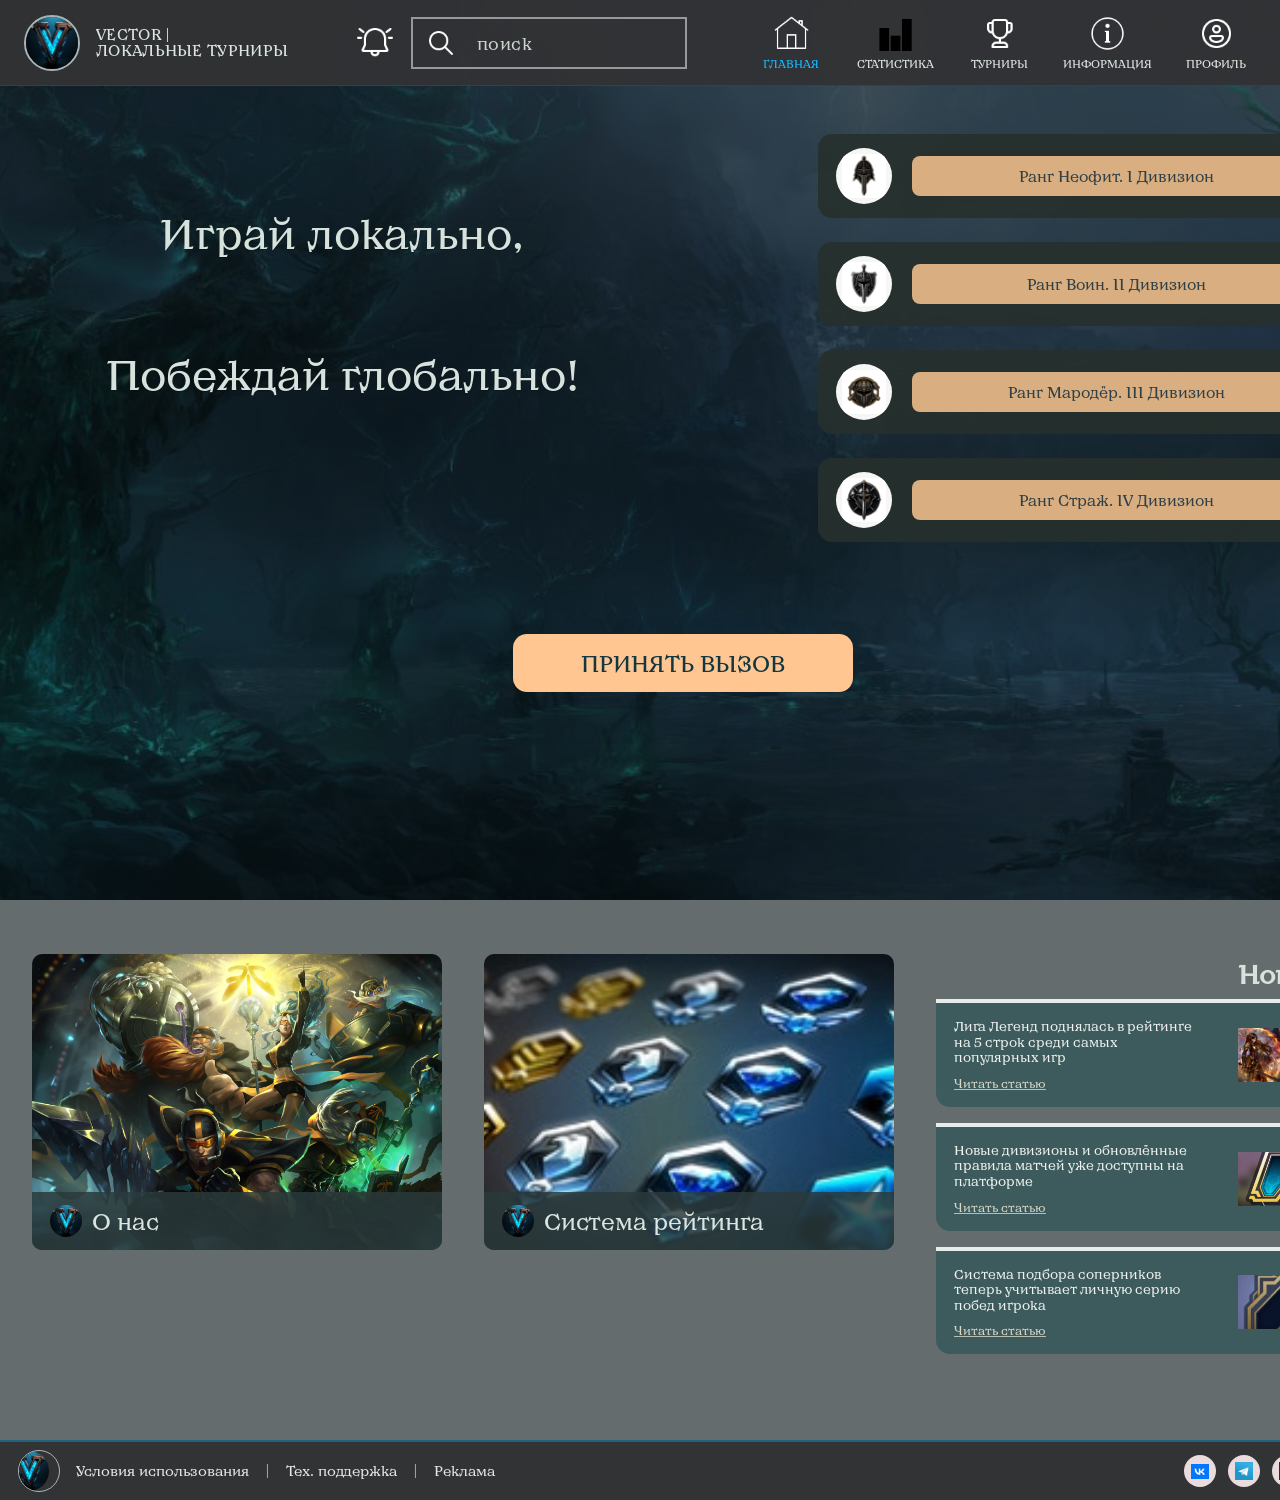
<file: index.html>
﻿<!DOCTYPE html>
<html lang="ru">
<head>
    <meta charset="UTF-8">
    <meta name="viewport" content="width=device-width, initial-scale=1.0">
    <title>VECTOR | Локальные турниры</title>
    <link rel="stylesheet" href="style.css">
</head>
<body>
    <header class="topbar">
        <a class="brand" href="index.html" aria-label="VECTOR Локальные турниры">
            <span class="brand-mark">
                <img src="images/logo_icon.jpg" alt="Логотип VECTOR">
            </span>
            <span class="brand-text">VECTOR |<br>ЛОКАЛЬНЫЕ ТУРНИРЫ</span>
        </a>

        <div class="toolbar">
            <button class="toolbar-icon notification-toggle" type="button" aria-label="Уведомления">
                <img src="images/icons8-уведомление-48.png" alt="">
            </button>

            <label class="search" aria-label="Поиск">
                <img class="search-icon" src="images/icons8-лупа-48.png" alt="">
                <input type="search" placeholder="поиск">
            </label>

            <aside class="notifications-popup" id="notifications-popup" aria-hidden="true">
                <div class="alert-card">??????????? ? ??????????????? ????? 24.10 ? 16:10</div>
                <div class="alert-card">!! ???-?? ?????? ??? ????? !!</div>
                <div class="alert-card">!! ??? ?????????? ? ??????? !!</div>
            </aside>
        </div>

        <nav class="main-nav" aria-label="Основная навигация">
            <a class="nav-link active" href="index.html">
                <img src="images/icons8-главная-50.png" alt="">
                <span>ГЛАВНАЯ</span>
            </a>
            <a class="nav-link" href="#stat">
                <img src="images/icons8-статистика-50.png" alt="">
                <span>СТАТИСТИКА</span>
            </a>
            <a class="nav-link" href="tourney_choiceMap.html">
                <img src="images/icons8-трофей-48.png" alt="">
                <span>ТУРНИРЫ</span>
            </a>
            <a class="nav-link" href="info.html">
                <img src="images/icons8-информация-50.png" alt="">
                <span>ИНФОРМАЦИЯ</span>
            </a>
            <a class="nav-link" href="anketa.html">
                <img src="images/icons8_пользователь_мужчина_в_кружке_48.png" alt="">
                <span>ПРОФИЛЬ</span>
            </a>
        </nav>
    </header>

    <main class="page-home">
        <section class="hero">
            <div class="hero-copy">
                <p class="hero-line hero-line-top">Играй локально,</p>
                <p class="hero-line hero-line-bottom">Побеждай глобально!</p>
            </div>

            <div class="ranks" id="stat">
                <article class="rank-card">
                    <div class="rank-emblem"><img src="images/Без имени-1.png" alt="Неофит"></div>
                    <div class="rank-title">Ранг Неофит. I Дивизион</div>
                </article>
                <article class="rank-card">
                    <div class="rank-emblem"><img src="images/Без имени-2.png" alt="Воин"></div>
                    <div class="rank-title">Ранг Воин. II Дивизион</div>
                </article>
                <article class="rank-card">
                    <div class="rank-emblem"><img src="images/Без имени-3.png" alt="Мародёр"></div>
                    <div class="rank-title">Ранг Мародёр. III Дивизион</div>
                </article>
                <article class="rank-card">
                    <div class="rank-emblem"><img src="images/Без имени-4.png" alt="Страж"></div>
                    <div class="rank-title">Ранг Страж. IV Дивизион</div>
                </article>
            </div>

            <a class="cta-button" href="tourney_choiceMap.html">ПРИНЯТЬ ВЫЗОВ</a>
        </section>

        <section class="content-grid">
            <div class="feature-cards">
                <article class="feature-card">
                    <img class="feature-image" src="images/к2.jpg" alt="О нас">
                    <div class="feature-caption">
                        <img src="images/logo_icon.jpg" alt="">
                        <span>О нас</span>
                    </div>
                </article>

                <article class="feature-card">
                    <img class="feature-image" src="images/rating.jpg" alt="Система рейтинга">
                    <div class="feature-caption">
                        <img src="images/logo_icon.jpg" alt="">
                        <span>Система рейтинга</span>
                    </div>
                </article>
            </div>

            <section class="news-block" aria-labelledby="news-title">
                <h2 id="news-title">Новости</h2>

                <article class="news-card">
                    <div class="news-copy">
                        <p>Лига Легенд поднялась в рейтинге на 5 строк среди самых популярных игр</p>
                        <a href="info.html">Читать статью</a>
                    </div>
                    <img src="images/новость2.png" alt="Новость League of Legends">
                </article>

                <article class="news-card">
                    <div class="news-copy">
                        <p>Новые дивизионы и обновлённые правила матчей уже доступны на платформе</p>
                        <a href="info.html">Читать статью</a>
                    </div>
                    <img src="images/тфт.png" alt="Новость о рангах">
                </article>

                <article class="news-card">
                    <div class="news-copy">
                        <p>Система подбора соперников теперь учитывает личную серию побед игрока</p>
                        <a href="info.html">Читать статью</a>
                    </div>
                    <img src="images/арам.png" alt="Новость о матчмейкинге">
                </article>
            </section>
        </section>
    </main>

    <footer class="site-footer">
        <div class="footer-links">
            <a class="footer-brand" href="index.html">
                <span class="brand-mark">
                    <img src="images/logo_icon.jpg" alt="Логотип VECTOR">
                </span>
            </a>
            <a href="#">Условия использования</a>
            <a href="#">Тех. поддержка</a>
            <a href="#">Реклама</a>
        </div>

        <div class="social-media">
            <a href="https://vk.com/xellkart" target="_blank" rel="noopener noreferrer"><img src="images/vk.jpg" alt="VK"></a>
            <a href="#"><img src="images/telega.jpg" alt="Telegram"></a>
            <a href="#"><img src="images/ds.jpg" alt="Discord"></a>
            <a href="#"><img src="images/youtube.jpg" alt="YouTube"></a>
        </div>
    </footer>

    <script>
        const notificationButton = document.querySelector('.notification-toggle');
        const notificationPopup = document.querySelector('#notifications-popup');

        if (notificationButton && notificationPopup) {
            notificationButton.addEventListener('click', (event) => {
                event.stopPropagation();
                const isOpen = notificationPopup.classList.toggle('is-open');
                notificationButton.setAttribute('aria-expanded', String(isOpen));
                notificationPopup.setAttribute('aria-hidden', String(!isOpen));
            });

            notificationPopup.addEventListener('click', (event) => {
                event.stopPropagation();
            });

            document.addEventListener('click', () => {
                notificationPopup.classList.remove('is-open');
                notificationButton.setAttribute('aria-expanded', 'false');
                notificationPopup.setAttribute('aria-hidden', 'true');
            });

            document.addEventListener('keydown', (event) => {
                if (event.key === 'Escape') {
                    notificationPopup.classList.remove('is-open');
                    notificationButton.setAttribute('aria-expanded', 'false');
                    notificationPopup.setAttribute('aria-hidden', 'true');
                }
            });
        }
    </script>
</body>
</html>
</file>
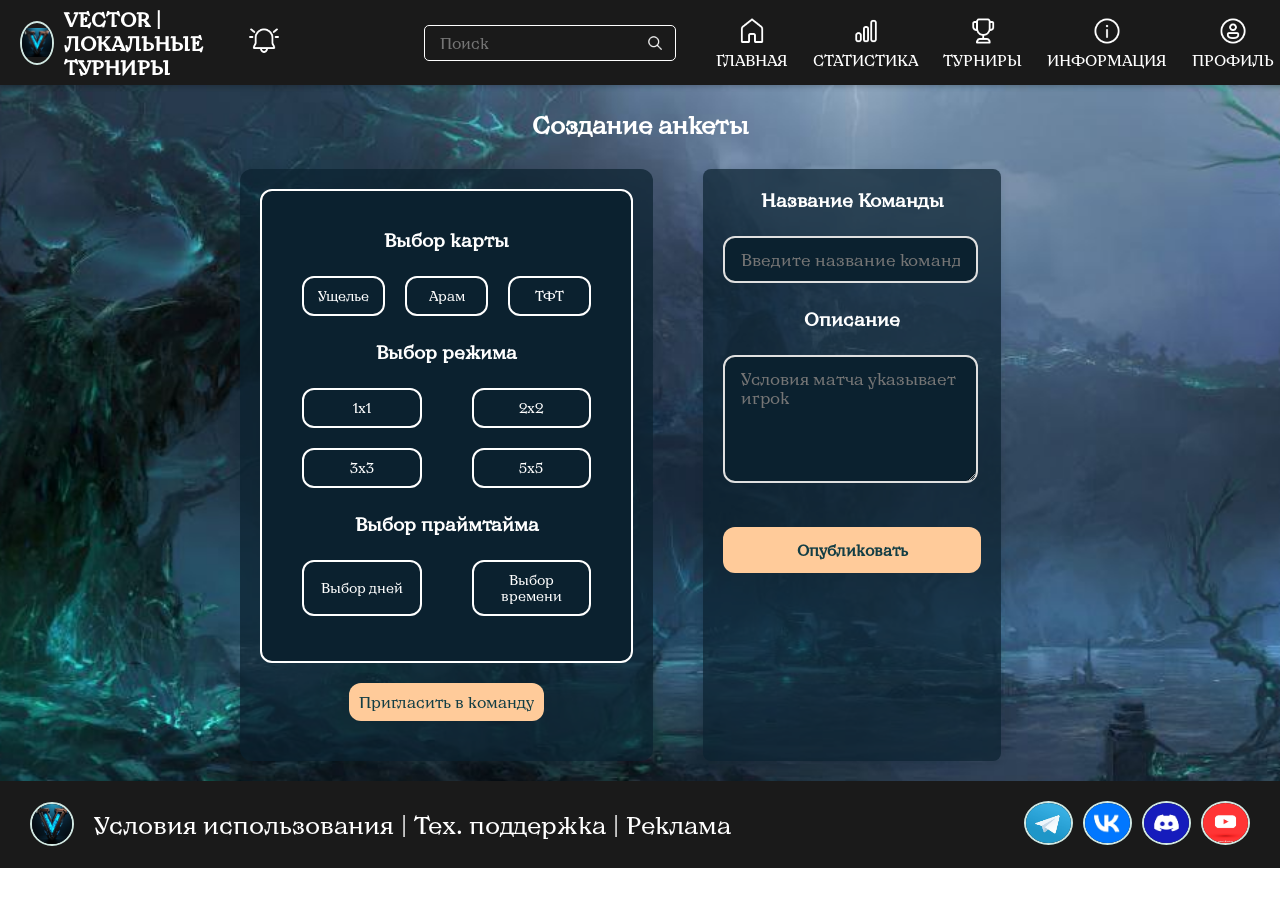
<file: anketa.html>
<!DOCTYPE html>
<html lang="ru">
<head>
    <meta charset="UTF-8">
    <meta name="viewport" content="width=device-width, initial-scale=1.0">
    <title>VECTOR | ЛОКАЛЬНЫЕ ТУРНИРЫ</title>
    <link rel="stylesheet" href="astyle.css">
</head>
<body>
    <header>
        <div class="logo">
            <div class="logo-circle">
                <img src="images/logo_icon.jpg" alt="VECTOR Logo">
            </div>
            <span class="logo-text">VECTOR | <br>ЛОКАЛЬНЫЕ ТУРНИРЫ</span>
        </div>
        
        <div class="header-right">
            <div class="notification-bell">
                <img src="images/icons8-уведомление-48.png" alt="Уведомления" class="bell-icon">
                <span class="notification-counter"></span>
            </div>      
            <div class="search-bar">
                <input type="text" placeholder="Поиск">
                <img src="images/icons8-лупа-48.png" alt="Поиск" class="search-icon">
            </div>
        </div>
        
        <nav class="main-nav">
            <ul>
                <li>
                    <a href="index.html">
                        <img src="images/icons8-главная-48.png" alt="Главная" class="nav-icon">
                        <span>ГЛАВНАЯ</span>
                    </a>
                </li>
                <li>
                    <a href="#">
                        <img src="images/icons8-рейтинг-48.png" alt="Статистика" class="nav-icon">
                        <span>СТАТИСТИКА</span>
                    </a>
                </li>
                <li>
                    <a href="tourney.html">
                        <img src="images/icons8-трофей-48.png" alt="Турниры" class="nav-icon">
                        <span>ТУРНИРЫ</span>
                    </a>
                </li>
                <li>
                    <a href="info.html">
                        <img src="images/icons8-информация-48.png" alt="Информация" class="nav-icon">
                        <span>ИНФОРМАЦИЯ</span>
                    </a>
                </li>
                <li>
                    <a href="#">
                        <img src="images/icons8_пользователь_мужчина_в_кружке_48.png" alt="Профиль" class="nav-icon">
                        <span>ПРОФИЛЬ</span>
                    </a>
                </li>
            </ul>
        </nav>
    </header>
    
    <main>
          <h2 class="create_anketa-title">Создание анкеты</h2>
       <section class="create_anketa-container">
    <!-- Основной блок с шагами -->
    <div class="create_anketa-section">
        <div class="create_anketa">
        <div class="steps">
            <!-- Шаг 1: Выбор карты -->
            <div class="step">
                <h3 class="step-title">Выбор карты</h3>
                <div class="options-grid">
                    <button class="option-button active">Ущелье</button>
                    <button class="option-button">Арам</button>
                    <button class="option-button">ТФТ</button>
                </div>
            </div>
            
            <!-- Шаг 2: Выбор режима -->
            <div class="step">
                <h3 class="step-title">Выбор режима</h3>
                 <div class="options-grid mode-options">
                    <button class="option-button">1х1</button>
                    <button class="option-button">2х2</button>
                    <button class="option-button">3х3</button>
                    <button class="option-button">5х5</button>
                </div>
            </div>
            
            <!-- Шаг 3: Выбор праймтайма -->
            <div class="step">
                <h3 class="step-title">Выбор праймтайма</h3>
                <div class="options-flex">
                    <button class="option-button wide">Выбор дней</button>
                    <button class="option-button wide">Выбор времени</button>
                </div>
            </div>
            </div>
             </div>
            
            <button class="invite-button">Пригласить в команду</button>
        </div>

    <!-- Вторая секция (название команды и описание) -->
    <section class="team-info-section">
    <div class="input-field">
        <label for="team-name">Название Команды</label>
        <input type="text" id="team-name" class="team-input" placeholder="Введите название команды">
    </div>

    <div class="input-field">
        <label for="team-description">Описание</label>
        <textarea id="team-description" class="team-textarea" placeholder="Условия матча указывает игрок"></textarea>
    </div>

    <!-- Разделитель -->
    <div class="divider"></div>

    <button class="publish-button">Опубликовать</button>
</section>
</section>
       
    </main>
    
    <footer>
        <div class="footer-container">
            <div class="footer-links">
                <div class="footer-logo">
                    <div class="logo-circle">
                        <img src="images/logo_icon.jpg" alt="VECTOR Logo">
                    </div>
                </div>
                <div class="links">
                    <a href="#">Условия использования |</a>
                    <a href="#"> Тех. поддержка |</a>
                    <a href="#"> Реклама</a>
                </div>
            </div>
            <div class="social-media">
                <a href="#"><img src="images/telega.jpg" alt="Telegram"></a>
                <a href="https://vk.com/xellkart" target="_blank" rel="noopener noreferrer"><img src="images/vk.jpg" alt="VK"></a>
                <a href="#"><img src="images/ds.jpg" alt="Discord"></a>
                <a href="#"><img src="images/youtube.jpg" alt="YouTube"></a>
            </div>
        </div>
    </footer>
</body>
</html>
</file>
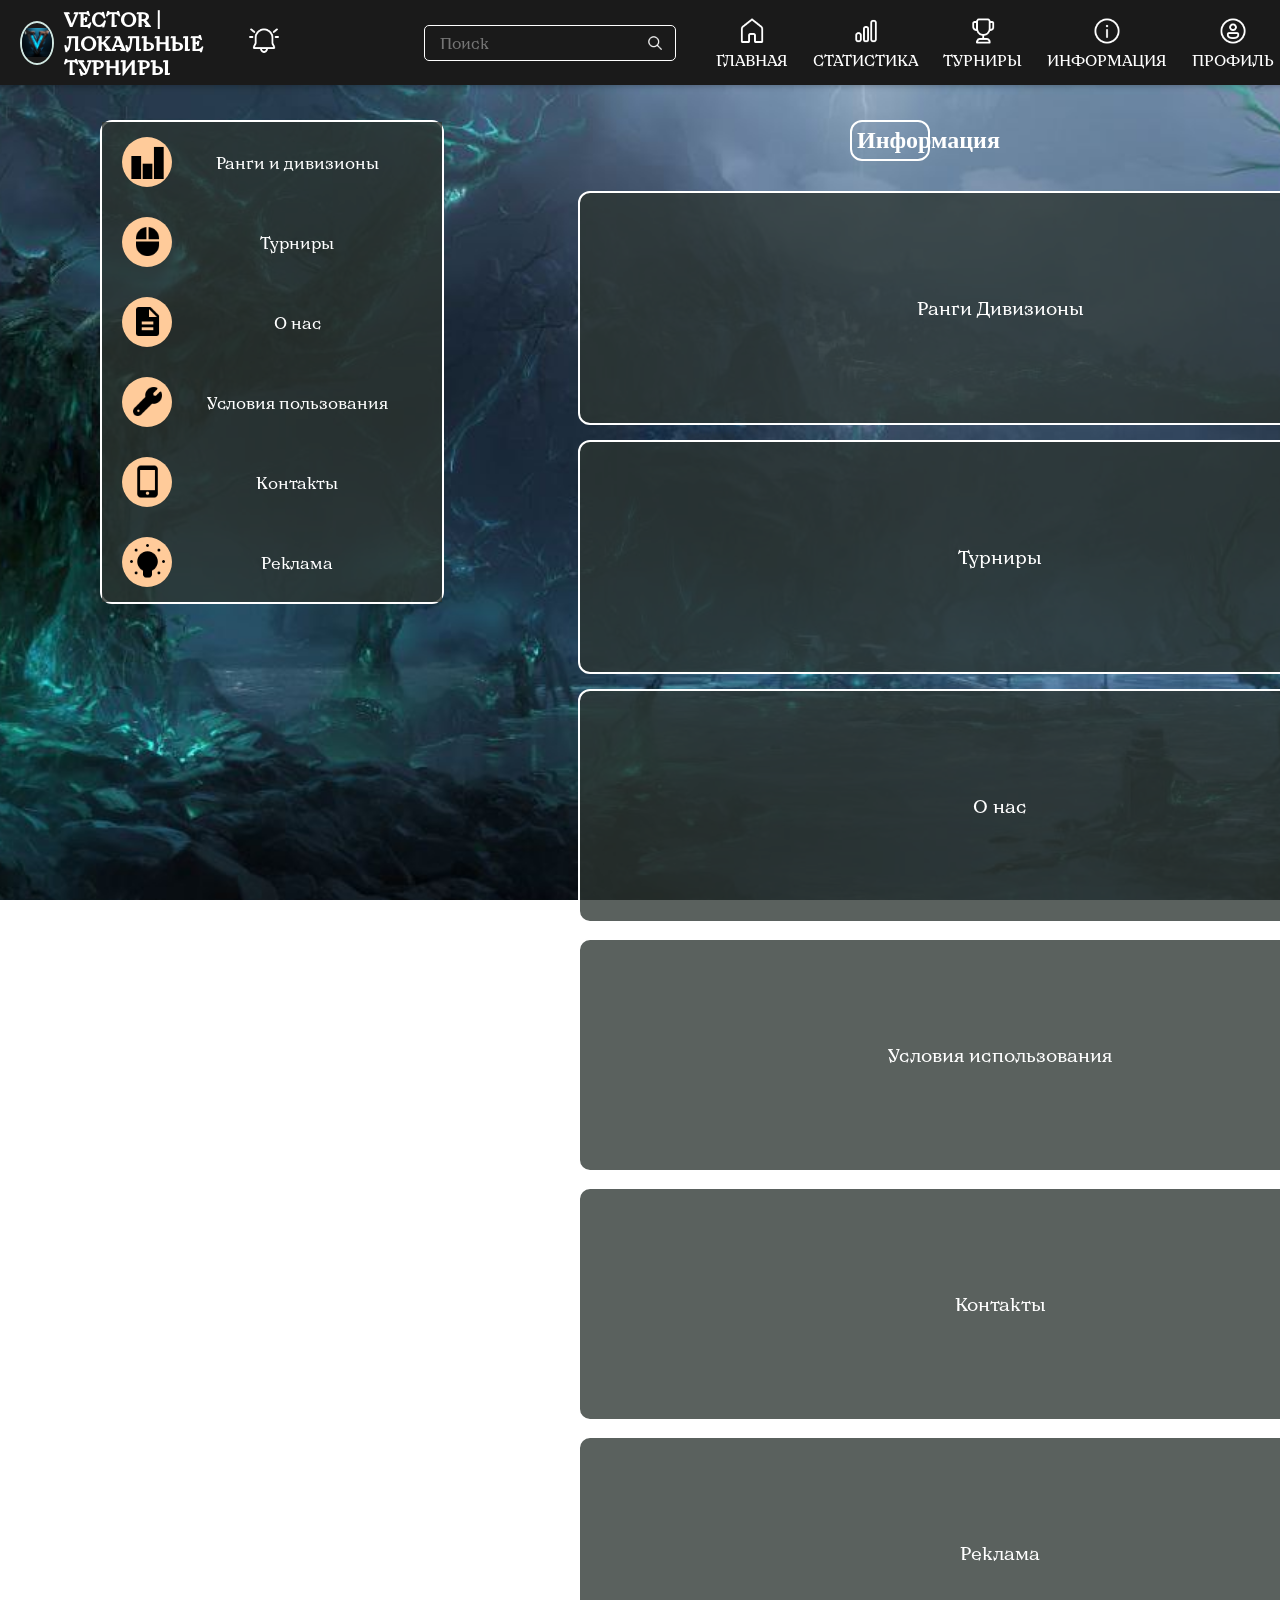
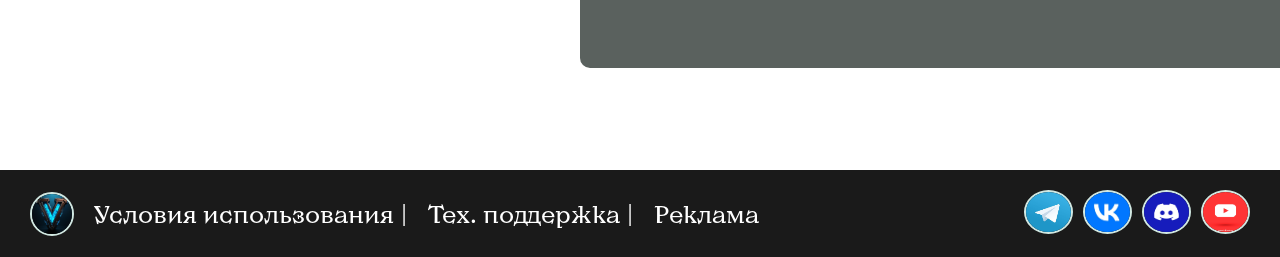
<file: info.html>
<!DOCTYPE html>
<html lang="ru">
<head>
    <meta charset="UTF-8">
    <meta name="viewport" content="width=device-width, initial-scale=1.0">
    <title>VECTOR | ЛОКАЛЬНЫЕ ТУРНИРЫ</title>
    <link rel="stylesheet" href="info.css">
</head>
<body>
    <header>
       <div class="logo">
    <div class="logo-circle">
        <img src="images/logo_icon.jpg" alt="VECTOR Logo">
    </div>
    <span class="logo-text">VECTOR | <br>ЛОКАЛЬНЫЕ ТУРНИРЫ</span>
</div>
<div class="header-right">
   <div class="notification-bell">
            <img src="images/icons8-уведомление-48.png" alt="Уведомления" class="bell-icon">
        </div>      
    <div class="search-bar">
    <input type="text" placeholder="Поиск">
    <img src="images/icons8-лупа-48.png" alt="Поиск" class="search-icon">
</div>
</div>
       <nav>
    <ul>
        <li>
            <a href="index.html">
                <img src="images/icons8-главная-48.png" alt="Главная" class="nav-icon">
                <span>ГЛАВНАЯ</span>
            </a>
        </li>
        <li>
            <a href="#">
                <img src="images/icons8-рейтинг-48.png" alt="Статистика" class="nav-icon">
                <span>СТАТИСТИКА</span>
            </a>
        </li>
        <li>
            <a href="tourney_choiceMap.html">
                <img src="images/icons8-трофей-48.png" alt="Турниры" class="nav-icon">
                <span>ТУРНИРЫ</span>
            </a>
        </li>
        <li>
            <a href="info.html">
                <img src="images/icons8-информация-48.png" alt="Информация" class="nav-icon">
                <span>ИНФОРМАЦИЯ</span>
            </a>
        </li>
        <li>
            <a href="#">
                <img src="images/icons8_пользователь_мужчина_в_кружке_48.png" alt="Профиль" class="nav-icon">
                <span>ПРОФИЛЬ</span>
            </a>
        </li>
    </ul>
</nav>
    </header>
    <main>
        <h1 class="info-selection-title">Информация</h1>
         <section class="icons-block">
            <div class="icon">
                <div class="icon-logo">
                    <img src="images/icons8-статистика-50.png" alt="Avatar1">
                </div>
                <div class="inner-icon">Ранги и дивизионы</div>
            </div>
            <div class="icon">
                <div class="icon-logo">
                    <img src="images/icons8-mouse-48.png" alt="Avatar1">
                </div>
                <div class="inner-icon">Турниры</div>
            </div>
           <div class="icon">
                <div class="icon-logo">
                    <img src="images/icons8-документ-48.png" alt="Avatar1">
                </div>
                <div class="inner-icon">О нас</div>
            </div>
           <div class="icon">
                <div class="icon-logo">
                    <img src="images/icons8-гаечный-ключ-48.png" alt="Avatar1">
                </div>
                <div class="inner-icon">Условия пользования</div>
            </div>
            <div class="icon">
                <div class="icon-logo">
                    <img src="images/icons8-смартфон-48.png" alt="Avatar1">
                </div>
                <div class="inner-icon">Контакты</div>
            </div>
            <div class="icon">
                <div class="icon-logo">
                    <img src="images/icons8-лампочка-48.png" alt="Avatar1">
                </div>
                <div class="inner-icon">Реклама</div>
            </div>
        </section>
        <section class="infoblocks">
            <div class="infoblock">
                <div class="inner-block">Ранги Дивизионы</div>
            </div>
            <div class="infoblock">
                <div class="inner-block">Турниры</div>
            </div>
            <div class="infoblock">
                <div class="inner-block">О нас</div>
            </div>
            <div class="infoblock">
                <div class="inner-block">Условия использования</div>
            </div>
            <div class="infoblock">
                <div class="inner-block">Контакты</div>
            </div>
            <div class="infoblock">
                <div class="inner-block">Реклама</div>
            </div>
        </section>
    
    </main>
   <footer>
    <div class="footer-container">
        <div class="footer-links">
            <div class="logo">
                <div class="logo-circle">
                    <img src="images/logo_icon.jpg" alt="VECTOR Logo">
                </div>
            </div>
            <a href="#">Условия использования  | </a>
            <a href="#">Тех. поддержка  | </a>
            <a href="#">Реклама</a>
        </div>
        <div class="social-media">
            <a href="#"><img src="images/telega.jpg" alt="Telegram"></a>
            <a href="https://vk.com/xellkart" target="_blank" rel="noopener noreferrer"><img src="images/vk.jpg" alt="VK"></a>
            <a href="#"><img src="images/ds.jpg" alt="Discord"></a>
            <a href="#"><img src="images/youtube.jpg" alt="YouTube"></a>
        </div>
    </div>
</footer>
</body>
</html>
</file>
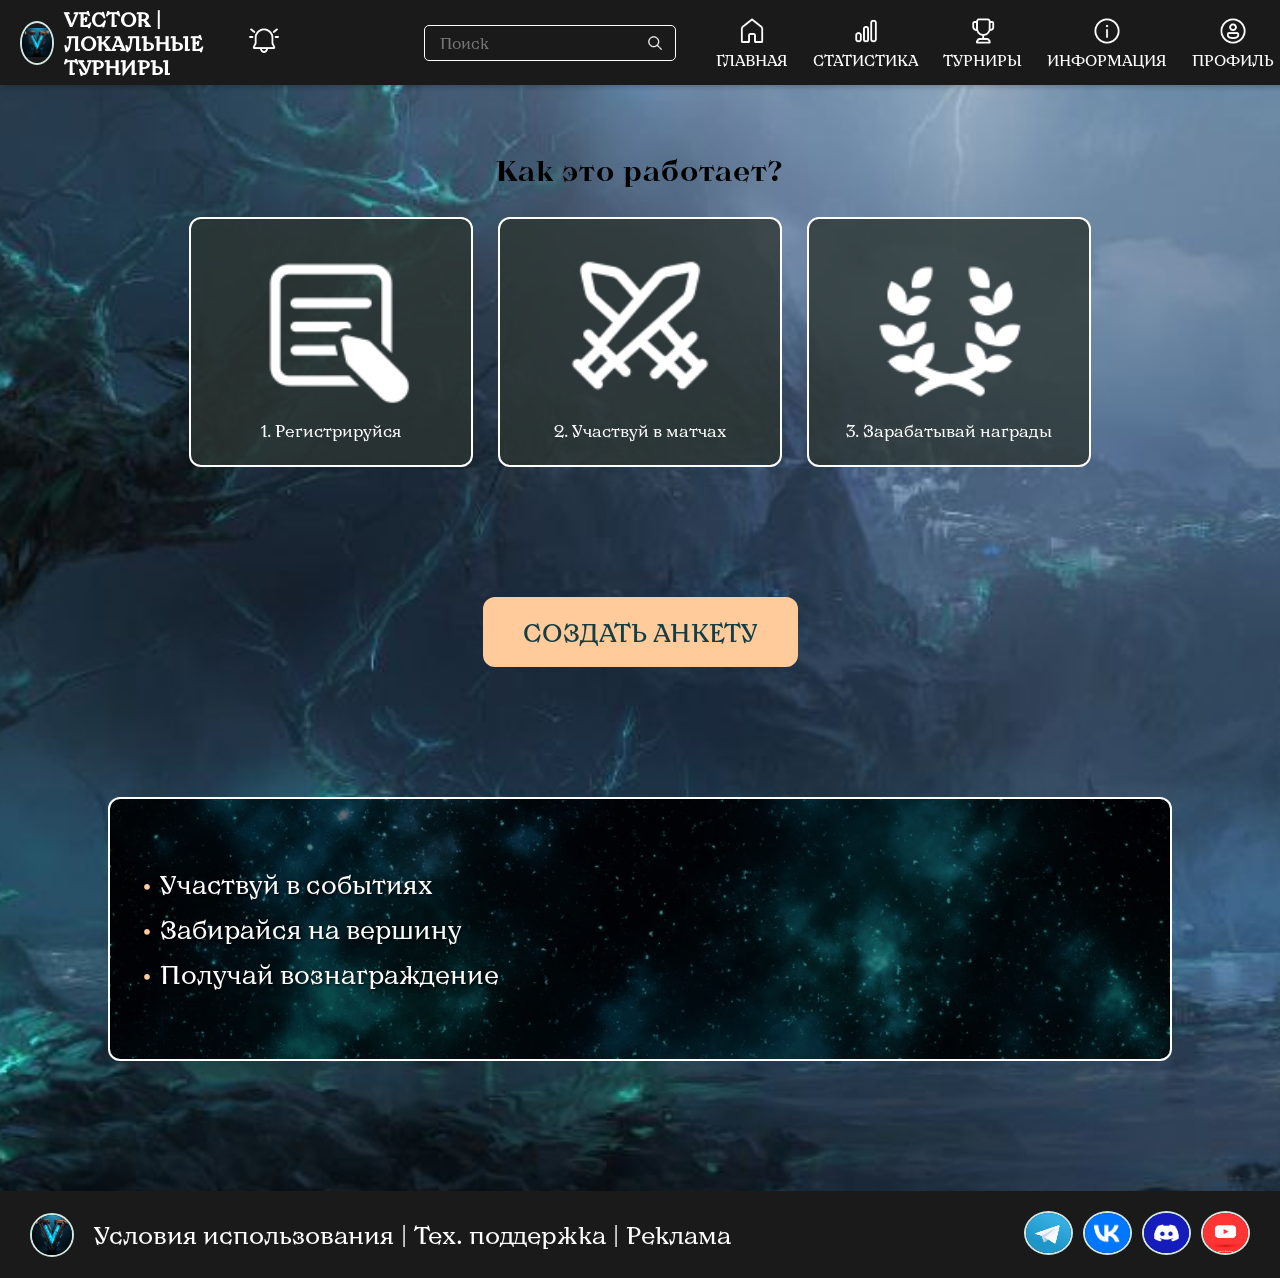
<file: tourney.html>
<!DOCTYPE html>
<html lang="ru">
<head>
    <meta charset="UTF-8">
    <meta name="viewport" content="width=device-width, initial-scale=1.0">
    <title>VECTOR | ЛОКАЛЬНЫЕ ТУРНИРЫ</title>
    <link rel="stylesheet" href="tstyle.css">
</head>
<body>
    <header>
        <div class="logo">
            <div class="logo-circle">
                <img src="images/logo_icon.jpg" alt="VECTOR Logo">
            </div>
            <span class="logo-text">VECTOR | <br>ЛОКАЛЬНЫЕ ТУРНИРЫ</span>
        </div>
        
        <div class="header-right">
            <div class="notification-bell">
                <img src="images/icons8-уведомление-48.png" alt="Уведомления" class="bell-icon">
                <span class="notification-counter"></span>
            </div>      
            <div class="search-bar">
                <input type="text" placeholder="Поиск">
                <img src="images/icons8-лупа-48.png" alt="Поиск" class="search-icon">
            </div>
        </div>
        
        <nav class="main-nav">
            <ul>
                <li>
                    <a href="index.html">
                        <img src="images/icons8-главная-48.png" alt="Главная" class="nav-icon">
                        <span>ГЛАВНАЯ</span>
                    </a>
                </li>
                <li>
                    <a href="#">
                        <img src="images/icons8-рейтинг-48.png" alt="Статистика" class="nav-icon">
                        <span>СТАТИСТИКА</span>
                    </a>
                </li>
                <li>
                    <a href="tourney.html">
                        <img src="images/icons8-трофей-48.png" alt="Турниры" class="nav-icon">
                        <span>ТУРНИРЫ</span>
                    </a>
                </li>
                <li>
                    <a href="info.html">
                        <img src="images/icons8-информация-48.png" alt="Информация" class="nav-icon">
                        <span>ИНФОРМАЦИЯ</span>
                    </a>
                </li>
                <li>
                    <a href="#">
                        <img src="images/icons8_пользователь_мужчина_в_кружке_48.png" alt="Профиль" class="nav-icon">
                        <span>ПРОФИЛЬ</span>
                    </a>
                </li>
            </ul>
        </nav>
    </header>
    
    <main>
        <section class="steps-section">
            <h2 class="steps-title">Как это работает?</h2>
            <div class="steps">
                <div class="step">
                    <img src="images/icons8-надпись-100.png" alt="Шаг 1" class="step-icon">
                    <span class="step-text">1. Регистрируйся</span>
                </div>
                <div class="step">
                    <img src="images/icons8-скрещенные-мечи-100.png" alt="Шаг 2" class="step-icon">
                    <span class="step-text">2. Участвуй в матчах</span>
                </div>
                <div class="step">
                    <img src="images/icons8-лавровый-венок-100.png" alt="Шаг 3" class="step-icon">
                    <span class="step-text">3. Зарабатывай награды</span>
                </div>
            </div>
        </section>
        <button class="cta-button" onclick="window.open('anketa.html', '_blank')">СОЗДАТЬ АНКЕТУ</button>
       <div class="bottom-block">
    <div class="block-content">
        <img src="images/космос.jpg" alt="Иконка" class="block-img">
        <div class="block-text">
            <p>Участвуй в событиях</p>
            <p>Забирайся на вершину</p>
            <p>Получай вознаграждение</p>
        </div>
    </div>
</div>
    </main>
    
    <footer>
        <div class="footer-container">
            <div class="footer-links">
                <div class="footer-logo">
                    <div class="logo-circle">
                        <img src="images/logo_icon.jpg" alt="VECTOR Logo">
                    </div>
                </div>
                <div class="links">
                    <a href="#">Условия использования |</a>
                    <a href="#"> Тех. поддержка |</a>
                    <a href="#"> Реклама</a>
                </div>
            </div>
            <div class="social-media">
                <a href="#"><img src="images/telega.jpg" alt="Telegram"></a>
                <a href="https://vk.com/xellkart" target="_blank" rel="noopener noreferrer"><img src="images/vk.jpg" alt="VK"></a>
                <a href="#"><img src="images/ds.jpg" alt="Discord"></a>
                <a href="#"><img src="images/youtube.jpg" alt="YouTube"></a>
            </div>
        </div>
    </footer>
</body>
</html>
</file>
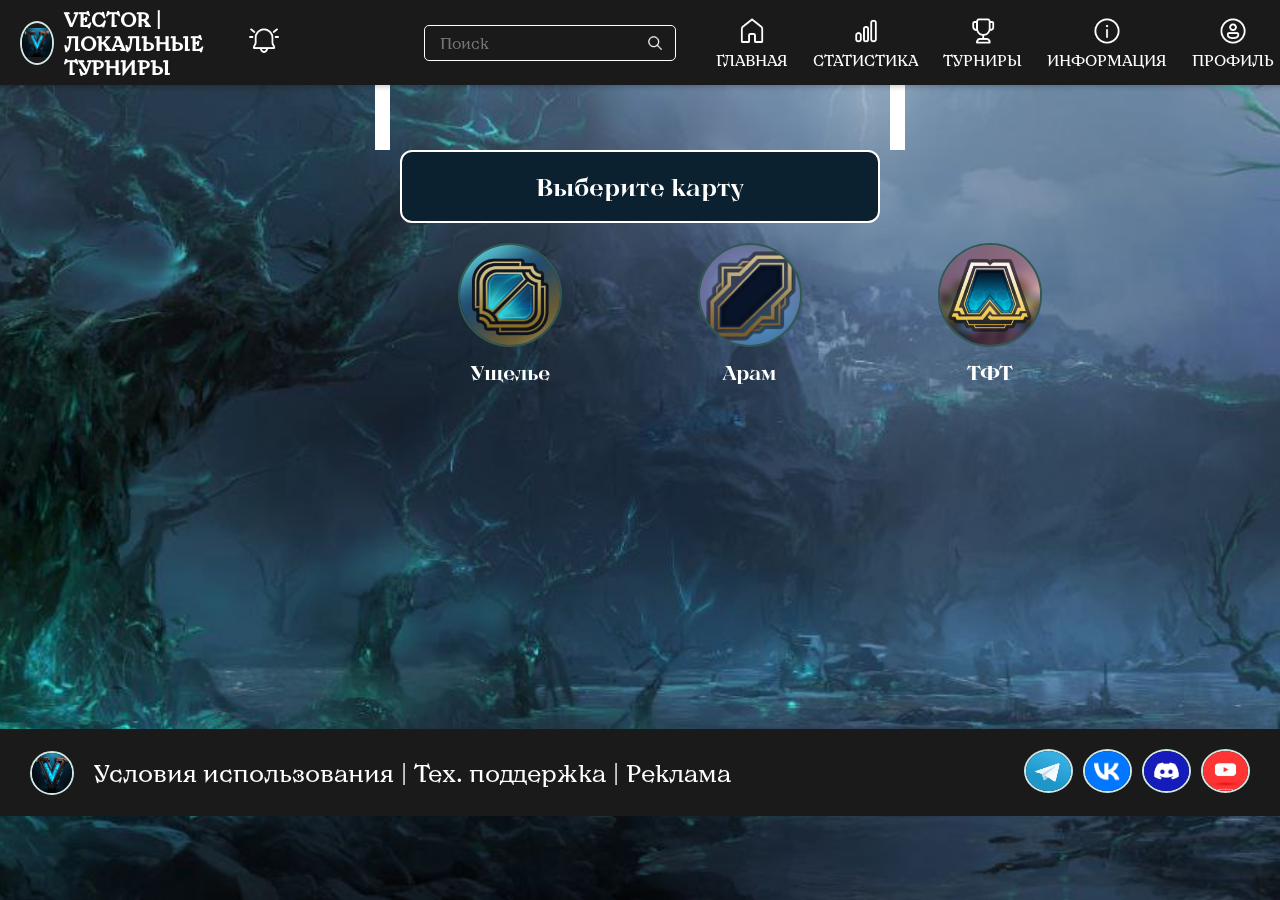
<file: tourney_choiceMap.html>
<!DOCTYPE html>
<html lang="ru">
<head>
    <meta charset="UTF-8">
    <meta name="viewport" content="width=device-width, initial-scale=1.0">
    <title>VECTOR | ЛОКАЛЬНЫЕ ТУРНИРЫ</title>
    <link rel="stylesheet" href="tchstyle.css">
</head>
<body>
    <div class="page-container">
    <header>
        <div class="logo">
            <div class="logo-circle">
                <img src="images/logo_icon.jpg" alt="VECTOR Logo">
            </div>
            <span class="logo-text">VECTOR | <br>ЛОКАЛЬНЫЕ ТУРНИРЫ</span>
        </div>
        
        <div class="header-right">
            <div class="notification-bell">
                <img src="images/icons8-уведомление-48.png" alt="Уведомления" class="bell-icon">
                <span class="notification-counter"></span>
            </div>      
            <div class="search-bar">
                <input type="text" placeholder="Поиск">
                <img src="images/icons8-лупа-48.png" alt="Поиск" class="search-icon">
            </div>
        </div>
        
        <nav class="main-nav">
            <ul>
                <li>
                    <a href="index.html">
                        <img src="images/icons8-главная-48.png" alt="Главная" class="nav-icon">
                        <span>ГЛАВНАЯ</span>
                    </a>
                </li>
                <li>
                    <a href="#">
                        <img src="images/icons8-рейтинг-48.png" alt="Статистика" class="nav-icon">
                        <span>СТАТИСТИКА</span>
                    </a>
                </li>
                <li>
                    <a href="tourney_choiceMap.html">
                        <img src="images/icons8-трофей-48.png" alt="Турниры" class="nav-icon">
                        <span>ТУРНИРЫ</span>
                    </a>
                </li>
                <li>
                    <a href="info.html">
                        <img src="images/icons8-информация-48.png" alt="Информация" class="nav-icon">
                        <span>ИНФОРМАЦИЯ</span>
                    </a>
                </li>
                <li>
                    <a href="#">
                        <img src="images/icons8_пользователь_мужчина_в_кружке_48.png" alt="Профиль" class="nav-icon">
                        <span>ПРОФИЛЬ</span>
                    </a>
                </li>
            </ul>
        </nav>
    </header>
    
    <main>
         <div class="title-stripes">
        <div class="stripe"></div>
        <div class="stripe"></div>
    </div>
    
    <!-- Сам заголовок -->
    <h1 class="map-selection-title">Выберите карту</h1>
            
            <div class="maps-columns">
                <!-- Колонка Ущелье -->
                <div class="map-column">
                    <div class="map-header">
                        <div class="map-icon">
                            <img src="images/ущелье.jpg" alt="Ущелье">
                        </div>
                        <h2 class="map-name">Ущелье</h2>
                    </div>
                    <div class="map-modes">
                        <button class="mode-btn">1х1</button>
                        <button class="mode-btn">2х2</button>
                        <button class="mode-btn">3х3</button>
                        <button class="mode-btn">5х5</button>
                    </div>
                </div>
                
                <!-- Колонка Арам -->
                <div class="map-column">
                    <div class="map-header">
                        <div class="map-icon">
                            <img src="images/арам.png" alt="Арам">
                        </div>
                        <h2 class="map-name">Арам</h2>
                    </div>
                    <div class="map-modes">
                        <button class="mode-btn">1х1</button>
                        <button class="mode-btn">2х2</button>
                        <button class="mode-btn">3х3</button>
                        <button class="mode-btn">5х5</button>
                    </div>
                </div>
                
                <!-- Колонка ТФТ -->
                <div class="map-column">
                    <div class="map-header">
                        <div class="map-icon">
                            <img src="images/тфт.png" alt="ТФТ">
                        </div>
                        <h2 class="map-name">ТФТ</h2>
                    </div>
                    <div class="map-modes">
                        <button class="mode-btn">1х8</button>
                    </div>
                </div>
            </div>
            
        </section>
    </main>
    
    <footer>
        <div class="footer-container">
            <div class="footer-links">
                <div class="footer-logo">
                    <div class="logo-circle">
                        <img src="images/logo_icon.jpg" alt="VECTOR Logo">
                    </div>
                </div>
                <div class="links">
                    <a href="#">Условия использования |</a>
                    <a href="#"> Тех. поддержка |</a>
                    <a href="#"> Реклама</a>
                </div>
            </div>
            <div class="social-media">
                <a href="#"><img src="images/telega.jpg" alt="Telegram"></a>
                <a href="https://vk.com/xellkart" target="_blank" rel="noopener noreferrer"><img src="images/vk.jpg" alt="VK"></a>
                <a href="#"><img src="images/ds.jpg" alt="Discord"></a>
                <a href="#"><img src="images/youtube.jpg" alt="YouTube"></a>
            </div>
        </div>
    </footer>
    <script src="choicemap.js"></script>
    </div>
</body>
</html>
</file>
<file: style.css>
﻿@font-face {
    font-family: 'KyivType Titling';
    src: url('fonts/KyivTypeTitling-Medium2.otf') format('opentype');
    font-weight: 500;
    font-style: normal;
    font-display: swap;
}

:root {
    --bg-dark: #2f3134;
    --panel: rgba(33, 42, 39, 0.9);
    --panel-soft: rgba(23, 31, 30, 0.78);
    --accent: #f4c28f;
    --accent-text: #1f3b3d;
    --text: #dce6e0;
    --muted: #b9c3bf;
    --line: rgba(228, 236, 232, 0.2);
    --active: #17b8ff;
}

* {
    box-sizing: border-box;
}

html {
    scroll-behavior: smooth;
}

body {
    margin: 0;
    min-width: 1366px;
    font-family: 'KyivType Titling', serif;
    color: var(--text);
    background:
        linear-gradient(rgba(5, 18, 21, 0.62), rgba(5, 18, 21, 0.62)),
        url('images/background.jpg') center top / cover no-repeat fixed;
}

a {
    color: inherit;
    text-decoration: none;
}

img {
    display: block;
    max-width: 100%;
}

.topbar {
    position: fixed;
    top: 0;
    left: 0;
    right: 0;
    height: 86px;
    padding: 12px 24px;
    display: grid;
    grid-template-columns: 315px 330px 1fr;
    align-items: center;
    gap: 18px;
    background: rgba(49, 50, 53, 0.96);
    border-bottom: 1px solid rgba(255, 255, 255, 0.06);
    z-index: 1000;
}

.brand {
    display: flex;
    align-items: center;
    gap: 16px;
}

.brand-mark {
    width: 56px;
    height: 56px;
    border-radius: 50%;
    overflow: hidden;
    border: 2px solid rgba(210, 226, 223, 0.75);
    flex: 0 0 auto;
}

.brand-mark img {
    width: 100%;
    height: 100%;
    object-fit: cover;
}

.brand-text {
    font-size: 15px;
    line-height: 1.06;
    letter-spacing: 0.02em;
}

.toolbar {
    position: relative;
    display: flex;
    align-items: center;
    gap: 18px;
}

.toolbar-icon {
    width: 36px;
    height: 36px;
    padding: 0;
    border: 0;
    background: transparent;
    cursor: pointer;
}

.toolbar-icon img {
    width: 100%;
    height: 100%;
    object-fit: contain;
}

.search {
    position: relative;
    width: 280px;
}

.search input {
    width: 100%;
    height: 52px;
    padding: 10px 16px 10px 64px;
    border: 2px solid rgba(221, 230, 228, 0.58);
    background: transparent;
    color: var(--text);
    font: inherit;
    font-size: 17px;
    letter-spacing: 0.03em;
    outline: none;
}

.search input::placeholder {
    color: var(--text);
    opacity: 0.9;
}

.search-icon {
    position: absolute;
    top: 50%;
    left: 14px;
    width: 32px;
    height: 32px;
    transform: translateY(-50%);
    pointer-events: none;
}

.main-nav {
    display: flex;
    justify-content: flex-end;
    gap: 24px;
    align-items: center;
}

.nav-link {
    display: flex;
    flex-direction: column;
    align-items: center;
    gap: 6px;
    min-width: 80px;
    color: var(--text);
    transition: color 0.2s ease, transform 0.2s ease;
}

.nav-link img {
    width: 35px;
    height: 35px;
    object-fit: contain;
}

.nav-link span {
    font-size: 11px;
    white-space: nowrap;
}

.nav-link:hover,
.nav-link.active {
    color: var(--active);
}

.nav-link:hover {
    transform: translateY(-2px);
}

.page-home {
    padding-top: 86px;
}

.hero {
    position: relative;
    min-height: 860px;
    padding: 46px 32px 36px;
}

.notifications-popup {
    position: absolute;
    top: calc(100% + 14px);
    left: 0;
    width: 340px;
    padding: 14px 16px 18px;
    border: 2px solid rgba(220, 228, 224, 0.65);
    border-radius: 14px;
    background: rgba(30, 35, 34, 0.96);
    box-shadow: 0 18px 36px rgba(0, 0, 0, 0.32);
    opacity: 0;
    visibility: hidden;
    transform: translateY(-8px);
    transition: opacity 0.18s ease, transform 0.18s ease, visibility 0.18s ease;
    z-index: 1100;
}

.notifications-popup.is-open {
    opacity: 1;
    visibility: visible;
    transform: translateY(0);
}

.alert-card {
    margin-bottom: 18px;
    padding: 14px 16px;
    border-radius: 14px;
    background: var(--accent);
    color: var(--accent-text);
    font-size: 14px;
    line-height: 1.25;
}

.alert-card:last-child {
    margin-bottom: 0;
}

.hero-copy {
    width: 620px;
    padding-top: 78px;
    display: flex;
    flex-direction: column;
    align-items: center;
    justify-content: center;
    text-align: center;
}

.hero-line {
    margin: 0;
    color: #d7e2dd;
    text-shadow: 0 1px 0 rgba(0, 0, 0, 0.22);
    font-size: 42px;
    line-height: 1.08;
}

.hero-line-top {
    padding-left: 0;
}

.hero-line-bottom {
    padding-top: 96px;
    padding-left: 0;
}

.ranks {
    position: absolute;
    top: 48px;
    right: 28px;
    width: 520px;
    display: flex;
    flex-direction: column;
    gap: 24px;
}

.rank-card {
    display: flex;
    align-items: center;
    gap: 20px;
    padding: 14px 18px;
    border-radius: 14px;
    background: rgba(38, 48, 45, 0.9);
}

.rank-emblem {
    width: 56px;
    height: 56px;
    border-radius: 50%;
    background: #f6f7f5;
    display: flex;
    align-items: center;
    justify-content: center;
    overflow: hidden;
    flex: 0 0 auto;
}

.rank-emblem img {
    width: 78%;
    height: 78%;
    object-fit: contain;
}

.rank-title {
    flex: 1;
    min-height: 40px;
    padding: 8px 16px;
    border-radius: 8px;
    background: #d9ae81;
    color: #314046;
    font-size: 15px;
    display: flex;
    align-items: center;
    justify-content: center;
    text-align: center;
}

.cta-button {
    position: absolute;
    top: 548px;
    left: 50%;
    transform: translateX(-50%);
    min-width: 340px;
    padding: 16px 24px;
    border-radius: 14px;
    background: #ffc691;
    color: #133741;
    font-size: 22px;
    text-align: center;
    box-shadow: 0 18px 36px rgba(0, 0, 0, 0.16);
}

.content-grid {
    display: grid;
    grid-template-columns: 1fr 420px;
    gap: 42px;
    padding: 8px 32px 70px;
    align-items: start;
}

.feature-cards {
    display: flex;
    gap: 42px;
}

.feature-card {
    position: relative;
    width: 410px;
    border-radius: 10px;
    overflow: hidden;
    background: rgba(25, 33, 33, 0.55);
}

.feature-image {
    width: 100%;
    height: 296px;
    object-fit: cover;
}

.feature-caption {
    position: absolute;
    left: 0;
    right: 0;
    bottom: 0;
    height: 58px;
    padding: 0 18px;
    display: flex;
    align-items: center;
    gap: 10px;
    background: rgba(42, 58, 59, 0.84);
}

.feature-caption img {
    width: 32px;
    height: 32px;
    border-radius: 50%;
}

.feature-caption span {
    font-size: 23px;
}

.news-block {
    width: 430px;
    padding-top: 4px;
}

.news-block h2 {
    margin: 0 0 10px;
    padding-right: 14px;
    text-align: right;
    font-size: 26px;
    color: #d7e2dd;
}

.news-card {
    display: grid;
    grid-template-columns: 1fr 110px;
    gap: 16px;
    align-items: center;
    margin-bottom: 16px;
    padding: 16px 18px 16px;
    border-top: 4px solid rgba(239, 244, 242, 0.95);
    border-radius: 0 0 14px 14px;
    background: rgba(56, 88, 91, 0.88);
}

.news-card img {
    width: 92px;
    height: 54px;
    object-fit: cover;
}

.news-copy p {
    margin: 0 0 6px;
    max-width: 250px;
    font-size: 13px;
    line-height: 1.2;
    color: #edf2ee;
}

.news-copy a {
    display: inline-block;
    font-size: 12px;
    color: #d8d7c6;
    border-bottom: 1px solid rgba(216, 215, 198, 0.8);
    line-height: 1;
}

.site-footer {
    display: flex;
    justify-content: space-between;
    align-items: center;
    gap: 24px;
    min-height: 54px;
    padding: 8px 18px;
    background: rgba(49, 50, 53, 0.98);
    border-top: 2px solid rgba(0, 183, 255, 0.35);
}

.footer-links {
    display: flex;
    align-items: center;
    gap: 16px;
    font-size: 14px;
    color: #e3e6e2;
}

.footer-links > a {
    position: relative;
    display: inline-flex;
    align-items: center;
    line-height: 1;
}

.footer-links > a:not(:last-child)::after {
    content: "|";
    margin-left: 16px;
    color: rgba(227, 230, 226, 0.8);
}

.footer-brand {
    display: inline-flex;
    align-items: center;
    justify-content: center;
    width: 42px;
    height: 42px;
    border-radius: 50%;
    border: 1px solid rgba(210, 226, 223, 0.75);
    overflow: hidden;
    flex: 0 0 auto;
}

.footer-brand .brand-mark {
    width: 100%;
    height: 100%;
    border: 0;
}

.footer-brand .brand-mark img {
    object-fit: cover;
}

.social-media {
    display: flex;
    align-items: center;
    gap: 12px;
}

.social-media a {
    display: inline-flex;
    align-items: center;
    justify-content: center;
    width: 32px;
    height: 32px;
    border-radius: 50%;
    background: #eadcdc;
    overflow: hidden;
}

.social-media img {
    width: 18px;
    height: 18px;
    border-radius: 0;
    object-fit: contain;
}

@media (max-width: 1400px) {
    body {
        min-width: 1366px;
    }
}
</file>
<file: astyle.css>
@font-face {
    font-family: 'KyivType Titling';
    src: url('fonts/KyivTypeTitling-Medium2.otf') format('opentype');
    font-weight: normal;
    font-style: normal;
    font-display: swap;
}
body {
    font-family: 'KyivType Titling', Medium2;
    background: url('images/background.jpg') no-repeat center center;
    background-attachment: scroll;
    background-size: cover;
    color: #ffffff;
    margin: 0;
    padding: 0;
}

header {
    position: fixed;
    display: flex;
    justify-content: space-between;
    align-items: center;
    padding: 0 20px;
    background-color: #1a1a1a;
    top: 0;         
    left: 0;        
    width: 98%;     
    z-index: 1000;   /* Чтобы шапка была поверх других элементов */
    box-shadow: 0 2px 5px rgba(0, 0, 0, 0.2); /* Тень для красоты */
}

.logo-text {
    font-size: 20px;
}
/* Обертка для элементов справа в шапке */
.header-right {
    display: flex;
    align-items: center;
    gap: 15px;
}

/* Стили для колокольчика */
.notification-bell {
    position: relative;
    cursor: pointer;
}

.bell-icon {
    padding-right:130px;
    width: 30px;
    height: 30px;
}

/* Обновленные стили для search-bar */
.search-bar {
    position: relative;
    display: flex;
    align-items: center;
}

.search-bar input {
    padding: 8px 35px 8px 15px;
    font-family: 'KyivType Titling', Medium2;
    font-size: 15px;
    padding: 8px 35px 8px 15px; /* Увеличиваем правый отступ для иконки */
    border: 1px solid #ffffff;
    border-radius: 5px; 
    background-color: #1a1a1a;
    color: #ffffff;
    width: 200px;
    outline: none;
}

.search-icon {
    position: absolute;
    right: 12px;
    width: 18px;
    height: 18px;
    pointer-events: none; /* Чтобы клик по иконке не блокировал поле ввода */
}

nav ul {
    list-style: none;
    display: flex;
    gap: 25px; /* Увеличиваем промежуток между пунктами */
}

nav li a {
    display: flex;
    flex-direction: column;
    align-items: center;
    color: #ffffff;
    text-decoration: none;
    gap: 5px; /* Расстояние между иконкой и текстом */
}
/* Шрифт для заголовка */
@font-face {
    font-family: 'KyivType Titling Heavy';
    src: url('fonts/KyivTypeTitling-Heavy3.otf') format('opentype');
    font-weight: bold;
    font-style: normal;
}

.create_anketa-container {
    display: flex; /* Размещаем секции в ряд */
    gap:50px;
    max-width: 800px;
    margin: 0 auto;
    padding: 0 20px;
    padding-bottom: 20px;
}


.create_anketa-section {
    padding: 20px;
    max-width: 1000px;
    display: flex;
    flex-direction: column;
    align-items: center;
    justify-content: center;
    text-align: center;
    background-color: rgba(11, 33, 47, 0.7);
    border-radius: 12px;
}

.create_anketa{
    padding: 20px 40px;
    max-width: 1000px;
    display: flex;
    flex-direction: column;
    align-items: center;
    justify-content: center;
    text-align: center;
    background-color: #0B212F;
    border: 2px solid #ffffff;
    border-radius: 12px;
}

.team-info-section {
    padding: 10px;
    max-width: 1000px;
    background-color: rgba(11, 33, 47, 0.7);
    align-items: center;
    padding: 20px;
    border-radius: 12px;
    box-shadow: 0 2px 10px rgba(0, 0, 0, 0.1);
    display: flex;
    flex-direction: column;
    border-radius: 8px;
}

.create_anketa-title {
    padding: 10px;
    margin-top: 100px;
    text-align: center;
    color:#ffffff;
}

.step {
    margin-bottom: 25px;
}

.step-title {
    font-size: 18px;
    color: #ffffff;
    margin-bottom: 25px;
}

.options-grid {
    display: grid;
    grid-template-columns: repeat(3, 1fr);
    gap: 20px;
}
.options-grid.mode-options {
    grid-template-columns: repeat(2, 1fr); /* 2 колонки */
    grid-template-rows: repeat(2, 1fr);    /* 2 строки */
    grid-column-gap: 50px;
}

.options-flex {
    display: flex;
    gap: 50px;
}

.option-button {
    font-family: 'KyivType Titling', Medium2;
    color: #ffffff;
    padding: 10px;
    background: #0B212F;
    border: 2px solid #ffffff;
    border-radius: 12px;
    cursor: pointer;
    transition: all 0.3s;
    text-align: center;
}

.option-button:hover {
    background: #FFCB9A;
    border-color: #ccc;
    color: #133E45;
}


.option-button.wide {
    flex: 1;
}


.input-field label {
    display: block;
    text-align: center; 
    font-size: 18px;
    font-weight: 600;
    margin-bottom: 25px;
}

.team-input {
    width: 85%;
    padding: 12px 16px;
    font-size: 16px;
    font-family: 'KyivType Titling', Medium2;
    background-color: #0B212F;
    border: 2px solid #e0e0e0;
    border-radius: 12px;
    transition: border-color 0.3s;
    margin-bottom: 25px;
}
.team-input:focus {
    outline: none;
    border-color: #2196F3;
}

.team-textarea {
    width: 85%;
    height: 100px;
    padding: 12px 16px;
    font-size: 16px;
    font-family: 'KyivType Titling', Medium2;
    background-color: #0B212F;
    border: 2px solid #e0e0e0;
    border-radius: 12px;
    resize: vertical;
    transition: border-color 0.3s;
}

.team-textarea:focus {
    outline: none;
    border-color: #2196F3;
}

.divider {
    height: 1px;
    background: #e0e0e0;
    margin: 20px 0;
}

.publish-button {
    width: 100%;
    padding: 14px;
    background-color: #FFCB9A; 
    font-family: 'KyivType Titling', 'Medium2';
    color: #133E45; 
    border: none;
    border-radius: 12px;
    font-size: 15px;
    font-weight: 600;
    cursor: pointer;
}

.invite-button{
    display: block;
    margin: 20px auto; 
    padding: 10px;
    font-family: 'KyivType Titling', 'Medium2';
    background-color: #FFCB9A; 
    color: #133E45; 
    font-size: 15px;
    border: none; 
    border-radius: 12px; 
    cursor: pointer; 
}

/* Заголовки */
.team-title {
    font-size: 24px;
    margin-bottom: 15px;
}

nav li a span {
    font-size: 15px; 
}

.nav-icon {
    width: 30px;
    height: 30px;
    object-fit: contain;
}


/* Эффект при наведении */
nav a:hover {
    color: #00B7FF;
}


.horizontal-blocks {
    display: flex;
    justify-content: space-between;
    align-items: flex-start;
    gap: 20px;
    margin: 40px auto;
    max-width: 1200px;
    padding: 0 20px;
}

.info-item {
    position: relative; /* Родитель для абсолютного позиционирования */
    display: inline-block;
    min-width: 300px;
    max-width: 600px;
}

.text-block {
    position: absolute; /* Текст поверх изображения */
    bottom: 1; /* Прижимаем к низу */
    left: 0;
    background-color: #2C3531;
    opacity: 0.7;
    padding: 10px;
    border-bottom-left-radius: 12px;
    border-bottom-right-radius: 12px;
    width: 100%; /* На всю ширину родителя */
    box-sizing: border-box; /* Учитывает padding в ширине */
}

.block-img{

}

.info-text {
    color: #ffffff;
    margin: 0; /* Убираем отступы у текста */
}

.info {
    display: flex;
    gap: 20px;
}
.info-item img {
    width: 350px;
    height: 229px;
}

footer {
    background-color: #1a1a1a;
    padding: 10px 10px; /* Внешние отступы (как в header) */
}

.footer-container {
    display: flex;
    justify-content: space-between;
    align-items: center;
    padding: 10px 20px;
    background-color: #1a1a1a;
}

.footer-links {
    display: flex;
    align-items: center; /* Выравнивание лого и ссылок по вертикали */
    gap: 20px;
    font-size: 24px;
}

.social-media {
    display: flex;
    gap: 10px;
}

.social-media img {
    width: 45px;
    height: 40px;
    border-radius: 50%;
    border: 2px solid #D1E8E2;
}

a {
    text-decoration: none;
    color: #ffffff;
}

/* Стили для логотипа с кругом */
.logo {
    display: flex;
    align-items: center;
    gap: 10px;
    font-size: 24px;
    font-weight: bold;
}

.logo-circle {
    width: 40px;
    height: 40px;
    border-radius: 50%;
    display: flex;
    align-items: center;
    justify-content: center;
    overflow: hidden;
    border: 2px solid #D1E8E2;
}

.logo-circle img {
    width: 100%;
    height: 100%;
    object-fit: contain;
}
</file>
<file: info.css>
@font-face {
    font-family: 'KyivType Titling';
    src: url('fonts/KyivTypeTitling-Medium2.otf') format('opentype');
    font-weight: normal;
    font-style: normal;
    font-display: swap;
}

/* ФИКС ДЛЯ ФОНА */
html, body {
    height: 100%;
    margin: 0;
    padding: 0;
}

body {
    font-family: 'KyivType Titling', Medium2;
    background: url('images/background.jpg') no-repeat center center fixed;
    background-size: cover;
    color: #ffffff;
    display: flex;
    flex-direction: column;
    min-height: 100vh;
}

.page-wrapper {
    display: flex;
    flex-direction: column;
    min-height: 100vh;
}


header {
    position: fixed;
    display: flex;
    justify-content: space-between;
    align-items: center;
    padding: 0 20px;
    background-color: #1a1a1a;
    top: 0;         
    left: 0;        
    width: 98%;     
    z-index: 1000;
    box-shadow: 0 2px 5px rgba(0, 0, 0, 0.2);
}

/* MAIN CONTENT - ФИКС ДЛЯ ПРОКРУТКИ */
.main-content {
    flex: 1;
    padding: 120px 20px 80px; /* отступы: сверху для header, снизу для footer */
    margin-top: 80px; /* отступ для фиксированного header */
    display: flex;
    flex-direction: column;
    align-items: center;
}


.info-selection-title {
    font-family: 'KyivType Titling Heavy';
    font-size: 24px;
    color: #ffffff;
    text-align: center;
    padding: 5px;
    border-radius: 12px;
    border: 2px solid #ffffff;
    margin-bottom: 30px;
    margin-top: 120px;
    margin-left: 850px;
    margin-right: 350px;
}

.icons-block{
    position: absolute;
    top: 120px;
    left: 100px;
    border: 12px;
    display: flex;
    flex-direction: column;
    padding:0px;
    border-radius: 12px;
    border: 2px solid #ffffff;
}

.icon {
    background-color: #2c3531c8;
    padding: 15px 20px;
    width: 300px;
    display: flex;
    align-items: center;
    position: relative;
}

.icon-logo {
    width: 50px;
    height: 50px;
    border-radius: 50%;
    overflow: hidden;
    background-color: #FFCB9A;
   
    flex-shrink: 0;
}

.icon-logo img {
    padding-top: 7px;
    width: 50px;
    height: 70%;
    object-fit: contain;
}

.inner-icon {
    color:#ffffff;
    padding: 8px 15px;
    flex-grow: 1;
    text-align: center;
}

/* БЛОКИ ИНФОРМАЦИИ - ФИКС ПОЗИЦИОНИРОВАНИЯ */
.infoblocks {
    display: flex;
    flex-direction: column;
    margin-left:600px;
    margin-bottom: 100px;
    gap: 15px;
    width: 100%;
    max-width: 800px;
    align-items: center;
}

.infoblock {
    background-color: #2c3531c7;
    padding: 15px 20px;
    border-radius: 12px;
    border: 2px solid #ffffff;
    width: 100%;
    height: 200px;
    display: flex;
    align-items: center;
    justify-content: center;
}

.inner-block {
    color: #ffffff;
    padding: 8px 15px;
    border-radius: 12px;
    text-align: center;
    font-size: 18px;
}

/* FOOTER - ФИКС ДЛЯ НИЖНЕЙ ЧАСТИ */
footer {
    background-color: #1a1a1a;
    padding: 10px 10px; /* Внешние отступы (как в header) */
}

.footer-container {
    display: flex;
    justify-content: space-between;
    align-items: center;
    padding: 10px 20px;
    background-color: #1a1a1a;
}

.footer-links {
    display: flex;
    align-items: center; /* Выравнивание лого и ссылок по вертикали */
    gap: 20px;
    font-size: 24px;
}

.social-media {
    display: flex;
    gap: 10px;
}

.social-media img {
    width: 45px;
    height: 40px;
    border-radius: 50%;
    border: 2px solid #D1E8E2;
}

a {
    text-decoration: none;
    color: #ffffff;
}
/* Остальные ваши стили остаются без изменений */
.logo-text {
    font-size: 20px;
}

.header-right {
    display: flex;
    align-items: center;
    gap: 15px;
}

.notification-bell {
    position: relative;
    cursor: pointer;
}

.bell-icon {
    padding-right: 130px;
    width: 30px;
    height: 30px;
}

.search-bar {
    position: relative;
    display: flex;
    align-items: center;
}

.search-bar input {
    padding: 8px 35px 8px 15px;
    font-family: 'KyivType Titling', Medium2;
    font-size: 15px;
    border: 1px solid #ffffff;
    border-radius: 5px; 
    background-color: #1a1a1a;
    color: #ffffff;
    width: 200px;
    outline: none;
}

.search-icon {
    position: absolute;
    right: 12px;
    width: 18px;
    height: 18px;
    pointer-events: none;
}

nav ul {
    list-style: none;
    display: flex;
    gap: 25px;
}

nav li a {
    display: flex;
    flex-direction: column;
    align-items: center;
    color: #ffffff;
    text-decoration: none;
    gap: 5px;
}

nav li a span {
    font-size: 15px; 
}

.nav-icon {
    width: 30px;
    height: 30px;
    object-fit: contain;
}

nav a:hover {
    color: #00B7FF;
}

.footer-links {
    display: flex;
    align-items: center;
    gap: 20px;
    font-size: 24px;
}

.social-media {
    display: flex;
    gap: 10px;
}

.social-media img {
    width: 45px;
    height: 40px;
    border-radius: 50%;
    border: 2px solid #D1E8E2;
}

a {
    text-decoration: none;
    color: #ffffff;
}

.logo {
    display: flex;
    align-items: center;
    gap: 10px;
    font-size: 24px;
    font-weight: bold;
}

.logo-circle {
    width: 40px;
    height: 40px;
    border-radius: 50%;
    display: flex;
    align-items: center;
    justify-content: center;
    overflow: hidden;
    border: 2px solid #D1E8E2;
}

.logo-circle img {
    width: 100%;
    height: 100%;
    object-fit: contain;
}

/* АДАПТИВНОСТЬ */
@media (max-width: 768px) {
    .main-content {
        padding: 100px 15px 70px;
        margin-top: 70px;
    }
    
    .info-selection-title {
        padding: 15px 30px;
        font-size: 20px;
    }
    
    .infoblock {
        height: 150px;
    }
    
    .footer-container {
        flex-direction: column;
        gap: 15px;
    }
}
</file>
<file: tstyle.css>
@font-face {
    font-family: 'KyivType Titling';
    src: url('fonts/KyivTypeTitling-Medium2.otf') format('opentype');
    font-weight: normal;
    font-style: normal;
    font-display: swap;
}
body {
    font-family: 'KyivType Titling', Medium2;
    background: url('images/background.jpg') no-repeat center center;
    background-attachment: scroll;
    background-size: cover;
    color: #ffffff;
    margin: 0;
    padding: 0;
}

header {
    position: fixed;
    display: flex;
    justify-content: space-between;
    align-items: center;
    padding: 0 20px;
    background-color: #1a1a1a;
    top: 0;         
    left: 0;        
    width: 98%;     
    z-index: 1000;   /* Чтобы шапка была поверх других элементов */
    box-shadow: 0 2px 5px rgba(0, 0, 0, 0.2); /* Тень для красоты */
}

.logo-text {
    font-size: 20px;
}
/* Обертка для элементов справа в шапке */
.header-right {
    display: flex;
    align-items: center;
    gap: 15px;
}

/* Стили для колокольчика */
.notification-bell {
    position: relative;
    cursor: pointer;
}

.bell-icon {
    padding-right:130px;
    width: 30px;
    height: 30px;
}

/* Обновленные стили для search-bar */
.search-bar {
    position: relative;
    display: flex;
    align-items: center;
}

.search-bar input {
    padding: 8px 35px 8px 15px;
    font-family: 'KyivType Titling', Medium2;
    font-size: 15px;
    padding: 8px 35px 8px 15px; /* Увеличиваем правый отступ для иконки */
    border: 1px solid #ffffff;
    border-radius: 5px; 
    background-color: #1a1a1a;
    color: #ffffff;
    width: 200px;
    outline: none;
}

.search-icon {
    position: absolute;
    right: 12px;
    width: 18px;
    height: 18px;
    pointer-events: none; /* Чтобы клик по иконке не блокировал поле ввода */
}

nav ul {
    list-style: none;
    display: flex;
    gap: 25px; /* Увеличиваем промежуток между пунктами */
}

nav li a {
    display: flex;
    flex-direction: column;
    align-items: center;
    color: #ffffff;
    text-decoration: none;
    gap: 5px; /* Расстояние между иконкой и текстом */
}
/* Шрифт для заголовка */
@font-face {
    font-family: 'KyivType Titling Heavy';
    src: url('fonts/KyivTypeTitling-Heavy3.otf') format('opentype');
    font-weight: bold;
    font-style: normal;
}

.steps-section {
    padding: 100px;
    margin: 30px auto;
    max-width: 1200px;
    display: flex;
    flex-direction: column;
    align-items: center;
    justify-content: center;
    text-align: center;
}

.steps-title {
    font-family: 'KyivType Titling Heavy', sans-serif;
    text-align: center;
    font-size: 28px;
    color: #000000;
    margin-bottom: 30px;
    letter-spacing: 1px;
}

.steps {
    list-style: none;
    display: flex;
    justify-content: center;
    align-items: center;
    flex-wrap: wrap;
    gap: 25px;
    padding: 0;
    margin: 0;
}

.step {
    display: flex;
    flex-direction: column;
    align-items: center;
    padding: 25px 30px;
    background-color: rgba(44, 53, 49, 0.78);
    border: 2px solid #ffffff;
    border-radius: 12px;
    color: #ffffff;
    text-decoration: none;
    gap: 15px;
    width: 220px;
    transition: all 0.3s ease;
}

.step-icon{
    width: 162px;
    height: 162px;
}

.step:hover {
    transform: translateY(-5px);
    box-shadow: 0 10px 20px rgba(0, 0, 0, 0.2);
    background-color: rgba(44, 53, 49, 0.9);
}

/* Адаптивность */
@media (max-width: 768px) {
    .steps-section {
        padding: 50px 20px;
    }
    
    .steps {
        flex-direction: column;
        gap: 15px;
    }
    
    .step {
        width: 100%;
        max-width: 300px;
    }
}

.cta-button { 
    display: block;
    margin: 20px auto; 
    padding: 20px 40px;
    font-family: 'KyivType Titling', 'Medium2';
    background-color: #FFCB9A; 
    color: #133E45; 
    font-size: 25px;
    border: none; 
    border-radius: 12px; 
    cursor: pointer; 
}

.bottom-block {
    position: relative; /* Для позиционирования псевдоэлемента */
    display: flex;
    justify-content: left;
    align-items: left;
    margin: 130px auto;
    padding: 30px;
    max-width: 1000px;
    min-height: 200px;
    border: 2px solid #ffffff;
    border-radius: 12px;
    font-family: 'KyivType Titling', 'Medium2';
    font-size: 25px;
    overflow: hidden; /* Обрезаем выходящие за границы элементы */
}

.bottom-block::before {
    content: '';
    position: absolute;
    top: 0;
    left: 0;
    right: 0;
    bottom: 0;
    background-image: url('images/космос.jpg');
    background-size: cover;
    background-position: center;
    background-repeat: no-repeat;
    filter: brightness(0.5); /* Затемнение фона для лучшей читаемости текста */
    z-index: -1; /* Отправляем фон под контент */
}

.block-content {
    display: flex;
    align-items: center;
    gap: 40px;
    z-index: 1; /* Поднимаем контент над фоном */
}

.block-img {
    display: none; /* Скрываем оригинальное изображение, так как используем его как фон */
}

.block-text {
    display: flex;
    flex-direction: column;
    gap: 15px;
    color: #ffffff;
    text-align: left;
    text-shadow: 1px 1px 3px rgba(0, 0, 0, 0.8); /* Тень для текста */
}

.block-text p {
    margin: 0;
    position: relative;
    padding-left: 20px;
}

.block-text p::before {
    content: "•";
    position: absolute;
    left: 0;
    color: #FFCB9A;
}

/* Адаптивность */
@media (max-width: 768px) {
    .bottom-block {
        margin: 80px auto;
        padding: 20px;
        min-height: 250px;
    }
    
    .block-content {
        flex-direction: column;
        gap: 20px;
    }
}
nav li a span {
    font-size: 15px; 
}

.nav-icon {
    width: 30px;
    height: 30px;
    object-fit: contain;
}


/* Эффект при наведении */
nav a:hover {
    color: #00B7FF;
}


.horizontal-blocks {
    display: flex;
    justify-content: space-between;
    align-items: flex-start;
    gap: 20px;
    margin: 40px auto;
    max-width: 1200px;
    padding: 0 20px;
}

.info-item {
    position: relative; /* Родитель для абсолютного позиционирования */
    display: inline-block;
    min-width: 300px;
    max-width: 600px;
}

.text-block {
    position: absolute; /* Текст поверх изображения */
    bottom: 1; /* Прижимаем к низу */
    left: 0;
    background-color: #2C3531;
    opacity: 0.7;
    padding: 10px;
    border-bottom-left-radius: 5px;
    border-bottom-right-radius: 5px;
    width: 100%; /* На всю ширину родителя */
    box-sizing: border-box; /* Учитывает padding в ширине */
}

.block-img{

}

.info-text {
    color: #ffffff;
    margin: 0; /* Убираем отступы у текста */
}

.info {
    display: flex;
    gap: 20px;
}
.info-item img {
    width: 350px;
    height: 229px;
}
.news-title {
    text-align:right;
    margin: 10px auto;
    width: 80%;
    
}
.news {
    margin: 0px 0;
    padding-left: 300px;
    padding: 1px;
    border-radius: 5px;
}

.news-item {
    background-color: #2C3531;
    opacity: 70%;
    padding: 10px;
    border-top: 2px solid #ffffff; 
    border-bottom-left-radius: 5px;
    border-bottom-right-radius: 5px;
    margin: 10px auto;
    width: 80%;
    text-align: left;
}

footer {
    background-color: #1a1a1a;
    padding: 10px 10px; /* Внешние отступы (как в header) */
}

.footer-container {
    display: flex;
    justify-content: space-between;
    align-items: center;
    padding: 10px 20px;
    background-color: #1a1a1a;
}

.footer-links {
    display: flex;
    align-items: center; /* Выравнивание лого и ссылок по вертикали */
    gap: 20px;
    font-size: 24px;
}

.social-media {
    display: flex;
    gap: 10px;
}

.social-media img {
    width: 45px;
    height: 40px;
    border-radius: 50%;
    border: 2px solid #D1E8E2;
}

a {
    text-decoration: none;
    color: #ffffff;
}

/* Стили для логотипа с кругом */
.logo {
    display: flex;
    align-items: center;
    gap: 10px;
    font-size: 24px;
    font-weight: bold;
}

.logo-circle {
    width: 40px;
    height: 40px;
    border-radius: 50%;
    display: flex;
    align-items: center;
    justify-content: center;
    overflow: hidden;
    border: 2px solid #D1E8E2;
}

.logo-circle img {
    width: 100%;
    height: 100%;
    object-fit: contain;
}
</file>
<file: tchstyle.css>
@font-face {
    font-family: 'KyivType Titling';
    src: url('fonts/KyivTypeTitling-Medium2.otf') format('opentype');
    font-weight: normal;
    font-style: normal;
    font-display: swap;
}
body {
    font-family: 'KyivType Titling', Medium2;
    background: url('images/background.jpg') no-repeat center center;
    background-attachment: scroll;
    background-size: cover;
    overflow-x: hidden; 
    width:100%;
    color: #ffffff;
    margin: 0;
    padding: 0;
}

body::before {
  content: '';
  position: fixed;  /* Фиксируем относительно окна */
  top: 0;
  left: 0;
  width: 100%;
  height: 100%;
  background: 
    url('images/background.jpg') 
    center center / cover 
    no-repeat;
  z-index: -1;
  will-change: transform;  /* Оптимизация производительности */
}

header {
    position: fixed;
    display: flex;
    justify-content: space-between;
    align-items: center;
    padding: 0 20px;
    background-color: #1a1a1a;
    top: 0;         
    left: 0;        
    width: 98%;     
    z-index: 1000;   /* Чтобы шапка была поверх других элементов */
    box-shadow: 0 2px 5px rgba(0, 0, 0, 0.2); /* Тень для красоты */
}

.logo-text {
    font-size: 20px;
}
/* Обертка для элементов справа в шапке */
.header-right {
    display: flex;
    align-items: center;
    gap: 15px;
}

/* Стили для колокольчика */
.notification-bell {
    position: relative;
    cursor: pointer;
}

.bell-icon {
    padding-right:130px;
    width: 30px;
    height: 30px;
}

/* Обновленные стили для search-bar */
.search-bar {
    position: relative;
    display: flex;
    align-items: center;
}

.search-bar input {
    padding: 8px 35px 8px 15px;
    font-family: 'KyivType Titling', Medium2;
    font-size: 15px;
    padding: 8px 35px 8px 15px; /* Увеличиваем правый отступ для иконки */
    border: 1px solid #ffffff;
    border-radius: 5px; 
    background-color: #1a1a1a;
    color: #ffffff;
    width: 200px;
    outline: none;
}

.search-icon {
    position: absolute;
    right: 12px;
    width: 18px;
    height: 18px;
    pointer-events: none; /* Чтобы клик по иконке не блокировал поле ввода */
}

nav ul {
    list-style: none;
    display: flex;
    gap: 25px; /* Увеличиваем промежуток между пунктами */
}

nav li a {
    display: flex;
    flex-direction: column;
    align-items: center;
    color: #ffffff;
    text-decoration: none;
    gap: 5px; /* Расстояние между иконкой и текстом */
}
/* Шрифт для заголовка */
@font-face {
    font-family: 'KyivType Titling Heavy';
    src: url('fonts/KyivTypeTitling-Heavy3.otf') format('opentype');
    font-weight: bold;
    font-style: normal;
}

/* Основные стили для секции выбора карты */
.map-selection {
    margin-top: 100px; /* Отступ от шапки */
    padding: 20px;
    display: flex;
    flex-direction: column;
    align-items: center;
}

.map-selection-title {
    display: flex;
    align-items: center;
    justify-content: center;
    gap: 20px; /* Расстояние между полосами и текстом */
    margin: 0 400px;
    font-family: 'KyivType Titling Heavy';
    font-size: 24px;
    color: #ffffff;
    text-align: center;
    background-color: #0B212F;
    padding: 20px 100px;
    border-radius: 12px;
    border: 2px solid #ffffff;
    position: relative;
}

.title-stripes {
    display: flex;
    justify-content: center;
    gap: 500px; /* Расстояние между полосами */
    margin-bottom: 0px; /* Отступ до заголовка */
}

.stripe {
    width: 15px; /* Толщина полосы */
    height: 150px; /* Высота полосы */
    background-color: #ffffff; /* Цвет полосы (можно изменить) */
}

.maps-columns {
    display: flex;
    justify-content: center;
    margin-left: 150px;
    margin-bottom: 100px;
    gap: 50px;
    width: 100%;
    max-width: 1200px;
}

.map-column {
    padding: 20px;
    width: 150px;
    display: flex;
    flex-direction: column;
    align-items: center;
}

.map-header {
    display: flex;
    flex-direction: column;
    align-items: center;
    margin-bottom: 25px;
}

.map-icon img {
    width: 100px;
    height: 100px;
    object-fit: contain;
    margin-bottom: 10px;
    border-radius: 50%;
    border: 2px solid #315950;
}

.map-name {
    font-family: 'KyivType Titling Heavy';
    font-size: 20px;
    color: #ffffff;
    margin: 0;
}

.map-modes {
    display: flex;
    flex-direction: column;
    gap: 25px;
    width: 100%;

  overflow: hidden;
  max-height: 0;
  transition: max-height 0.3s ease-out;
}

.mode-btn {
    font-family: 'KyivType Titling', Medium2;
     background-color: rgba(11, 33, 47, 0.7);
    color: #ffffff;
    border: 2px solid rgba(11, 33, 47, 0.7);
    border-radius: 12px;
    padding: 10px 0;
    width: 100%;
    cursor: pointer;
    transition: all 0.3s;
    font-size: 16px;

  transition: all 0.3s ease;
  transform: translateY(10px);
  opacity: 0;
}

.mode-btn:hover {
    background-color: #FFCB9A;
    color: #133E45;
}

.map-column.active .mode-btn {
  opacity: 1;
  transform: translateY(0);
}

.map-column.active .map-modes {
  max-height: 300px;
}


.map-column.active .mode-btn:nth-child(1) { transition-delay: 0.1s; }
.map-column.active .mode-btn:nth-child(2) { transition-delay: 0.2s; }
.map-column.active .mode-btn:nth-child(3) { transition-delay: 0.3s; }
.map-column.active .mode-btn:nth-child(4) { transition-delay: 0.4s; }

.page-container {
  position: relative;
  min-height: 100vh;
  box-sizing: border-box;
}


nav li a span {
    font-size: 15px; 
}

.nav-icon {
    width: 30px;
    height: 30px;
    object-fit: contain;
}


/* Эффект при наведении */
nav a:hover {
    color: #00B7FF;
}


.horizontal-blocks {
    display: flex;
    justify-content: space-between;
    align-items: flex-start;
    gap: 20px;
    margin: 40px auto;
    max-width: 1200px;
    padding: 0 20px;
}

.info-item {
    position: relative; /* Родитель для абсолютного позиционирования */
    display: inline-block;
    min-width: 300px;
    max-width: 600px;
}

.text-block {
    position: absolute; /* Текст поверх изображения */
    bottom: 1; /* Прижимаем к низу */
    left: 0;
    background-color: #2C3531;
    opacity: 0.7;
    padding: 10px;
    border-bottom-left-radius: 5px;
    border-bottom-right-radius: 5px;
    width: 100%; /* На всю ширину родителя */
    box-sizing: border-box; /* Учитывает padding в ширине */
}

.block-img{

}

.info-text {
    color: #ffffff;
    margin: 0; /* Убираем отступы у текста */
}

.info {
    display: flex;
    gap: 20px;
}
.info-item img {
    width: 350px;
    height: 229px;
}
.news-title {
    text-align:right;
    margin: 10px auto;
    width: 80%;
    
}
.news {
    margin: 0px 0;
    padding-left: 300px;
    padding: 1px;
    border-radius: 5px;
}

.news-item {
    background-color: #2C3531;
    opacity: 70%;
    padding: 10px;
    border-top: 2px solid #ffffff; 
    border-bottom-left-radius: 5px;
    border-bottom-right-radius: 5px;
    margin: 10px auto;
    width: 80%;
    text-align: left;
}

footer {
    margin-top: 300px;
    right: 0;
    left: 0;
    bottom: 0;
     background-color: #1a1a1a;
    padding: 10px 10px; /* Внешние отступы (как в header) */
}



.footer-container {
    display: flex;
    justify-content: space-between;
    align-items: center;
    padding: 10px 20px;
    background-color: #1a1a1a;
}

.footer-links {
    display: flex;
    align-items: center; /* Выравнивание лого и ссылок по вертикали */
    gap: 20px;
    font-size: 24px;
}

.social-media {
    display: flex;
    gap: 10px;
}

.social-media img {
    width: 45px;
    height: 40px;
    border-radius: 50%;
    border: 2px solid #D1E8E2;
}

a {
    text-decoration: none;
    color: #ffffff;
}

/* Стили для логотипа с кругом */
.logo {
    display: flex;
    align-items: center;
    gap: 10px;
    font-size: 24px;
    font-weight: bold;
}

.logo-circle {
    width: 40px;
    height: 40px;
    border-radius: 50%;
    display: flex;
    align-items: center;
    justify-content: center;
    overflow: hidden;
    border: 2px solid #D1E8E2;
}

.logo-circle img {
    width: 100%;
    height: 100%;
    object-fit: contain;
}
</file>
